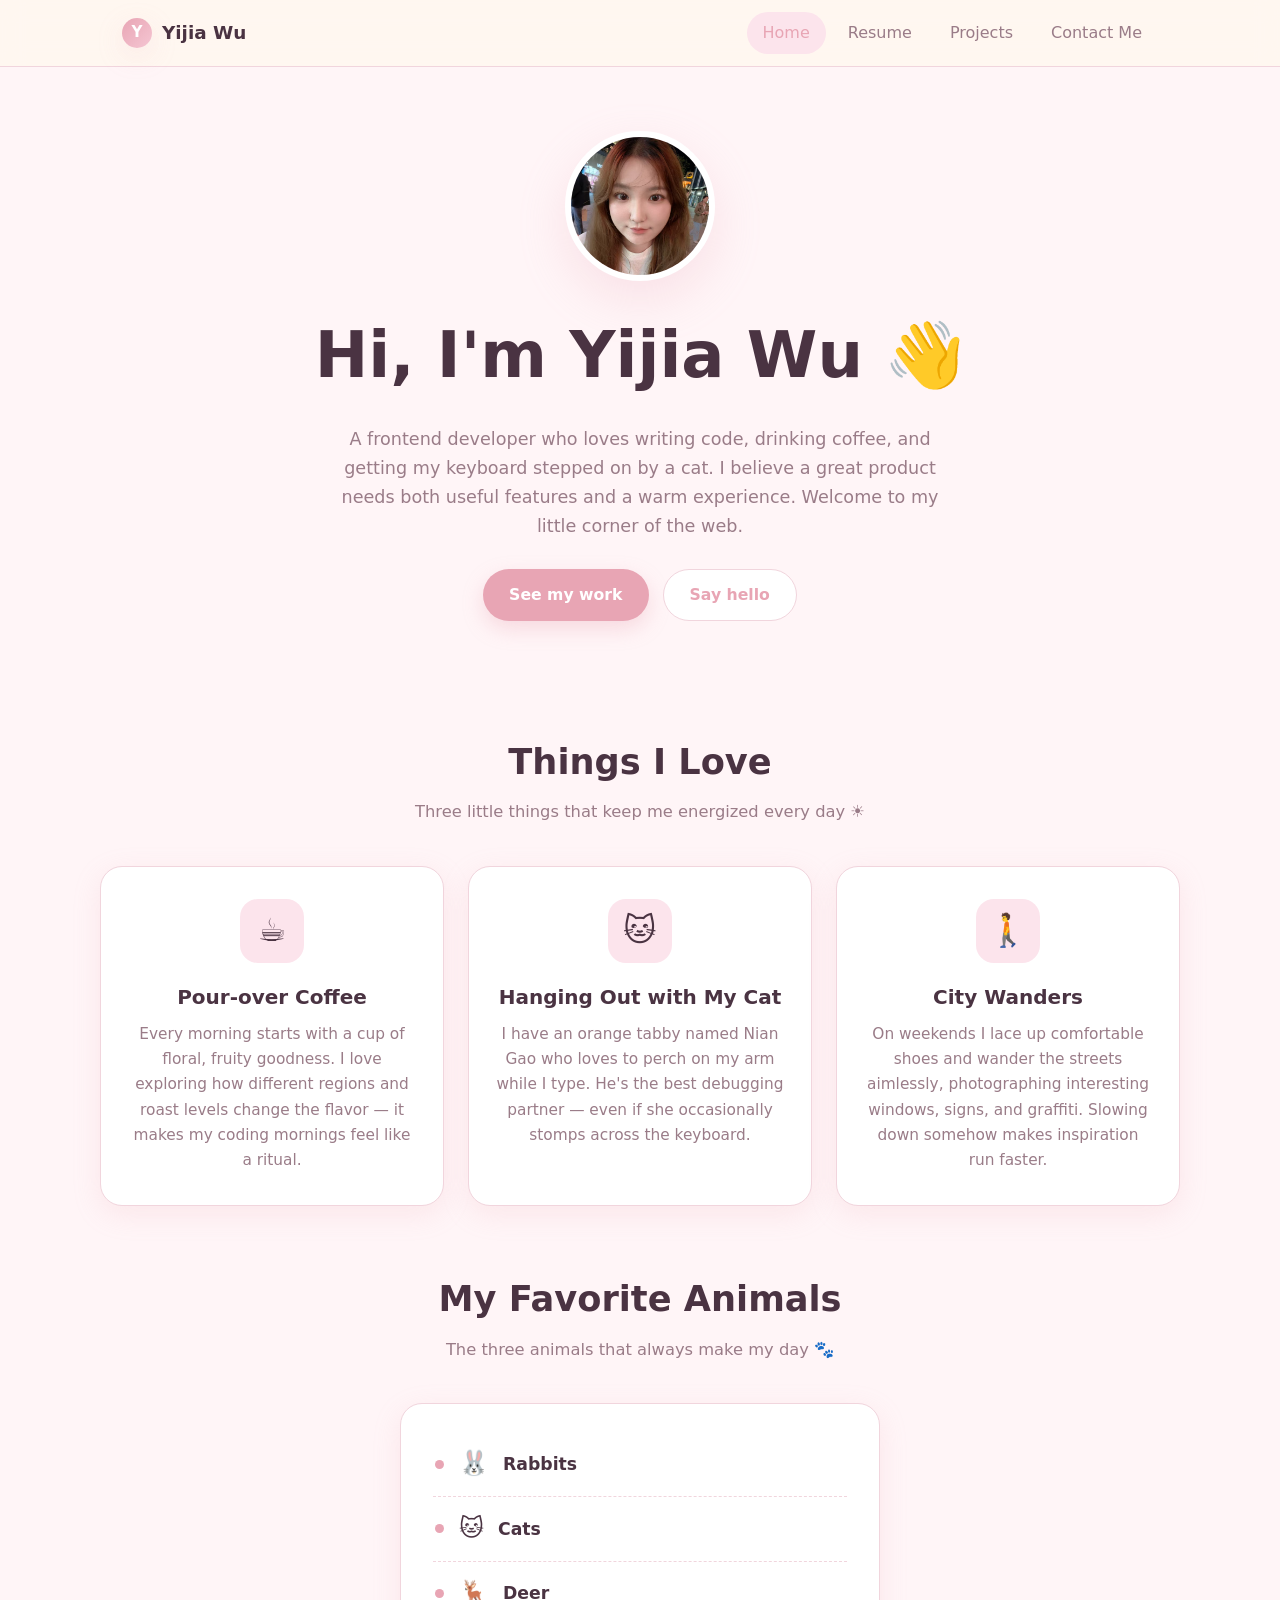
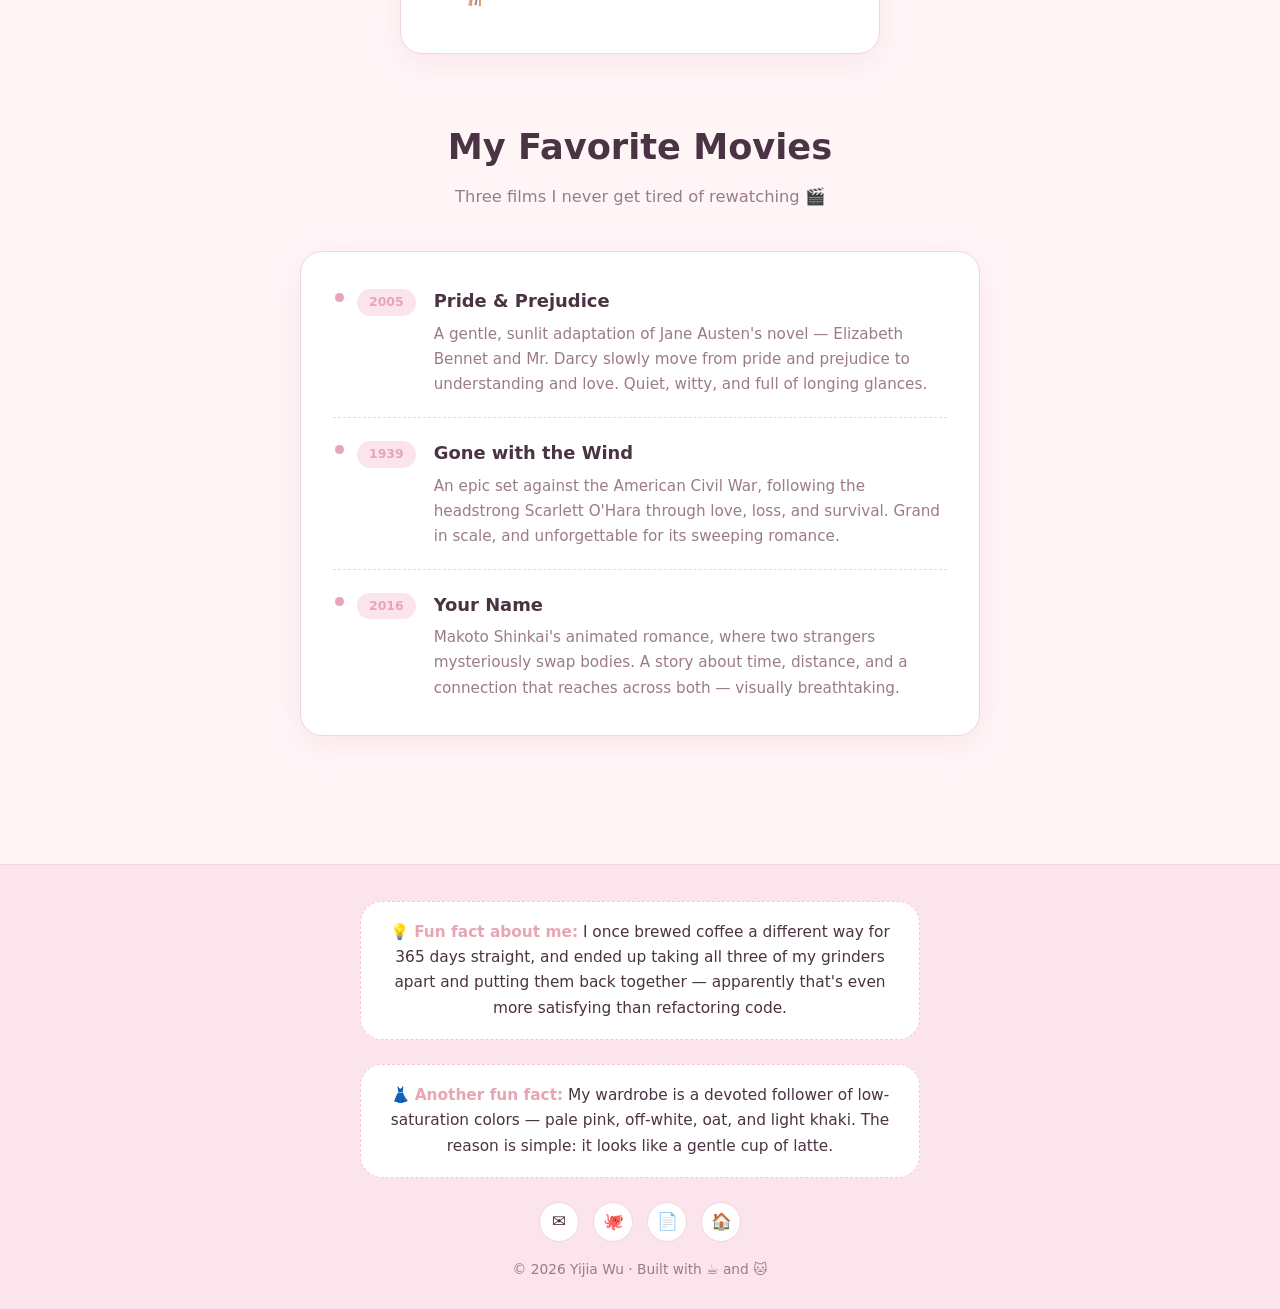
<file: index.html>
<!DOCTYPE html>
<html lang="en">
<head>
  <meta charset="UTF-8">
  <meta name="viewport" content="width=device-width, initial-scale=1.0">
  <title>Yijia Wu · Home</title>
  <meta name="description" content="Yijia Wu's personal website — a frontend developer who loves life, coffee, and cats.">
  <link rel="stylesheet" href="styles.css">
</head>
<body>
  <!-- Navbar -->
  <header class="navbar">
    <div class="container nav-inner">
      <a href="index.html" class="brand">
        <span class="brand-dot">Y</span>
        <span>Yijia Wu</span>
      </a>
      <button class="nav-toggle" id="navToggle" aria-label="Menu">
        <span></span><span></span><span></span>
      </button>
      <nav class="nav-links" id="navLinks">
        <a href="index.html" class="active">Home</a>
        <a href="resume.html">Resume</a>
        <a href="projects.html">Projects</a>
        <a href="contact.html">Contact Me</a>
      </nav>
    </div>
  </header>

  <main>
    <!-- Hero -->
    <section class="hero container">
      <img src="avatar.jpg" alt="Yijia Wu" class="avatar avatar-photo">
      <h1>Hi, I'm Yijia Wu <span class="wave">👋</span></h1>
      <p class="tagline">A frontend developer who loves writing code, drinking coffee, and getting my keyboard stepped on by a cat. I believe a great product needs both useful features and a warm experience. Welcome to my little corner of the web.</p>
      <div class="hero-actions">
        <a href="projects.html" class="btn btn-primary">See my work</a>
        <a href="contact.html" class="btn btn-ghost">Say hello</a>
      </div>
    </section>

    <!-- Favorite things -->
    <section class="section container">
      <h2 class="section-title">Things I Love</h2>
      <p class="section-subtitle">Three little things that keep me energized every day ☀️</p>
      <div class="cards">
        <article class="card">
          <div class="card-icon">☕</div>
          <h3>Pour-over Coffee</h3>
          <p>Every morning starts with a cup of floral, fruity goodness. I love exploring how different regions and roast levels change the flavor — it makes my coding mornings feel like a ritual.</p>
        </article>
        <article class="card">
          <div class="card-icon">🐱</div>
          <h3>Hanging Out with My Cat</h3>
          <p>I have an orange tabby named Nian Gao who loves to perch on my arm while I type. He's the best debugging partner — even if she occasionally stomps across the keyboard.</p>
        </article>
        <article class="card">
          <div class="card-icon">🚶</div>
          <h3>City Wanders</h3>
          <p>On weekends I lace up comfortable shoes and wander the streets aimlessly, photographing interesting windows, signs, and graffiti. Slowing down somehow makes inspiration run faster.</p>
        </article>
      </div>
    </section>

    <!-- Favorite animals -->
    <section class="section container" style="padding-top:0;">
      <h2 class="section-title">My Favorite Animals</h2>
      <p class="section-subtitle">The three animals that always make my day 🐾</p>
      <div class="animal-list-card">
        <ul class="animal-list">
          <li><span class="animal-emoji">🐰</span><span>Rabbits</span></li>
          <li><span class="animal-emoji">🐱</span><span>Cats</span></li>
          <li><span class="animal-emoji">🦌</span><span>Deer</span></li>
        </ul>
      </div>
    </section>

    <!-- Favorite movies -->
    <section class="section container" style="padding-top:0;">
      <h2 class="section-title">My Favorite Movies</h2>
      <p class="section-subtitle">Three films I never get tired of rewatching 🎬</p>
      <div class="movie-list-card">
        <ul class="movie-list">
          <li>
            <span class="movie-year">2005</span>
            <div>
              <h3>Pride &amp; Prejudice</h3>
              <p>A gentle, sunlit adaptation of Jane Austen's novel — Elizabeth Bennet and Mr. Darcy slowly move from pride and prejudice to understanding and love. Quiet, witty, and full of longing glances.</p>
            </div>
          </li>
          <li>
            <span class="movie-year">1939</span>
            <div>
              <h3>Gone with the Wind</h3>
              <p>An epic set against the American Civil War, following the headstrong Scarlett O'Hara through love, loss, and survival. Grand in scale, and unforgettable for its sweeping romance.</p>
            </div>
          </li>
          <li>
            <span class="movie-year">2016</span>
            <div>
              <h3>Your Name</h3>
              <p>Makoto Shinkai's animated romance, where two strangers mysteriously swap bodies. A story about time, distance, and a connection that reaches across both — visually breathtaking.</p>
            </div>
          </li>
        </ul>
      </div>
    </section>
  </main>

  <!-- Footer -->
  <footer class="footer">
    <div class="container">
      <div class="fun-fact">
        💡 <strong>Fun fact about me:</strong> I once brewed coffee a different way for 365 days straight, and ended up taking all three of my grinders apart and putting them back together — apparently that's even more satisfying than refactoring code.
      </div>
      <div class="fun-fact">
        👗 <strong>Another fun fact:</strong> My wardrobe is a devoted follower of low-saturation colors — pale pink, off-white, oat, and light khaki. The reason is simple: it looks like a gentle cup of latte.
      </div>
      <div class="footer-social">
        <a href="contact.html" title="Email">✉️</a>
        <a href="projects.html" title="GitHub">🐙</a>
        <a href="resume.html" title="Resume">📄</a>
        <a href="index.html" title="Home">🏠</a>
      </div>
      <p class="footer-copy">© 2026 Yijia Wu · Built with ☕ and 🐱</p>
    </div>
  </footer>

  <script src="script.js"></script>
</body>
</html>
</file>
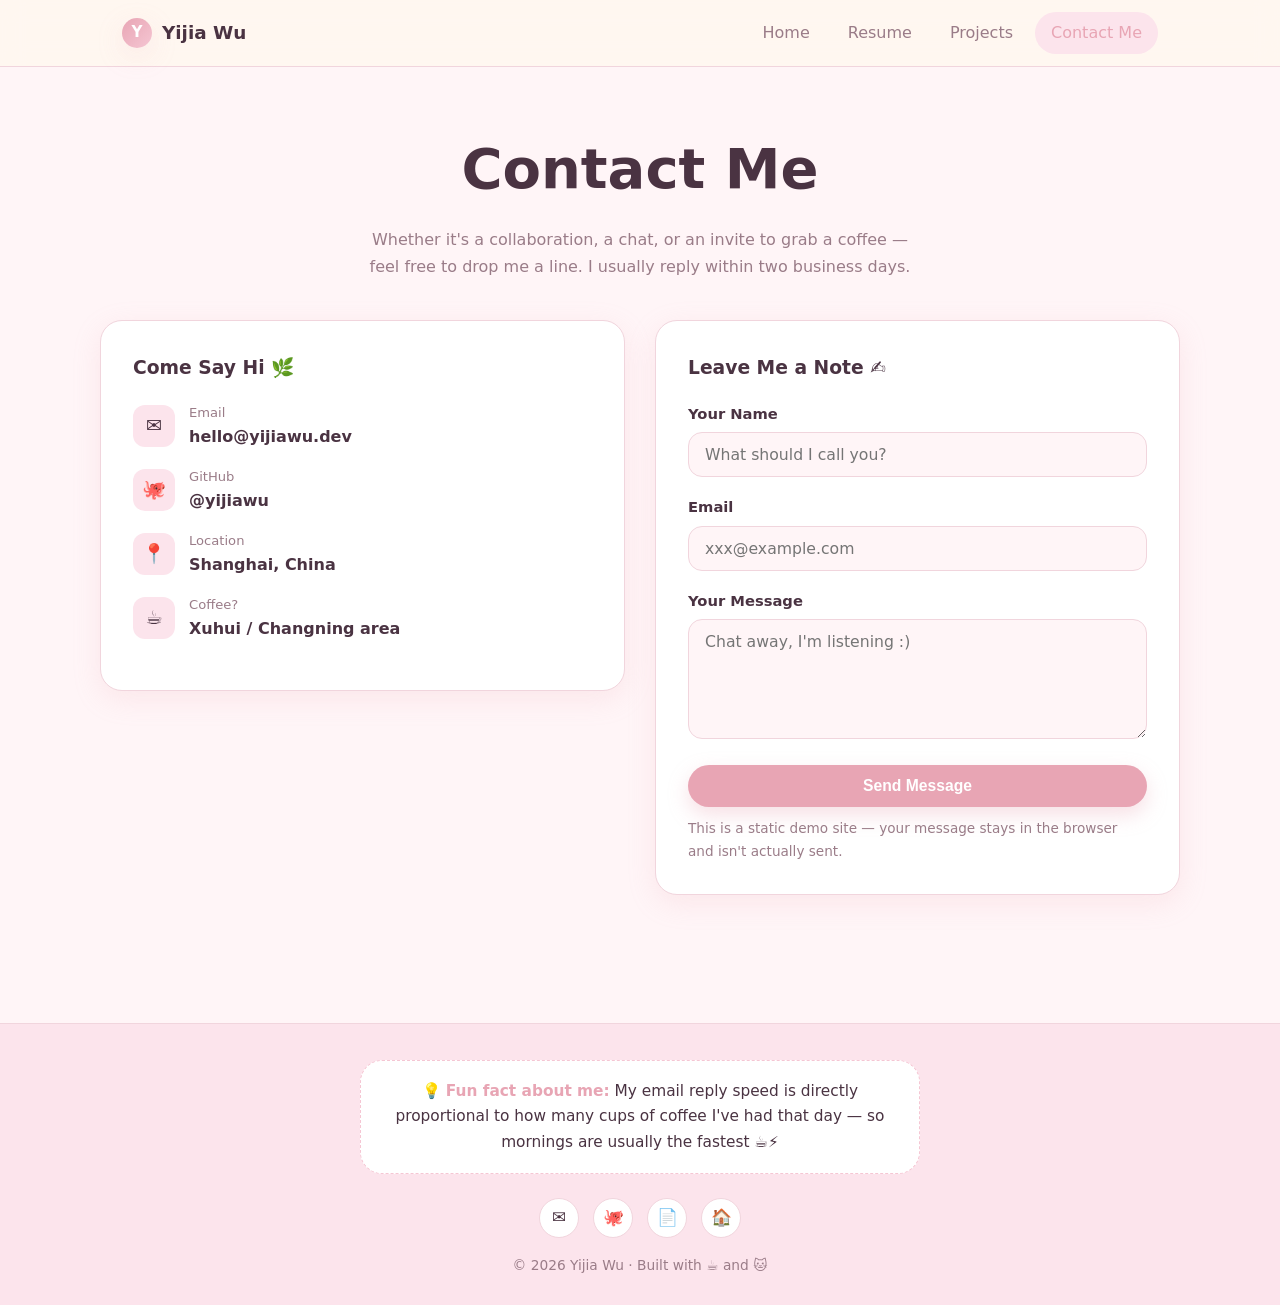
<file: contact.html>
<!DOCTYPE html>
<html lang="en">
<head>
  <meta charset="UTF-8">
  <meta name="viewport" content="width=device-width, initial-scale=1.0">
  <title>Contact Me · Yijia Wu</title>
  <link rel="stylesheet" href="styles.css">
</head>
<body>
  <header class="navbar">
    <div class="container nav-inner">
      <a href="index.html" class="brand">
        <span class="brand-dot">Y</span>
        <span>Yijia Wu</span>
      </a>
      <button class="nav-toggle" id="navToggle" aria-label="Menu">
        <span></span><span></span><span></span>
      </button>
      <nav class="nav-links" id="navLinks">
        <a href="index.html">Home</a>
        <a href="resume.html">Resume</a>
        <a href="projects.html">Projects</a>
        <a href="contact.html" class="active">Contact Me</a>
      </nav>
    </div>
  </header>

  <main>
    <section class="page-header container">
      <h1>Contact Me</h1>
      <p>Whether it's a collaboration, a chat, or an invite to grab a coffee — feel free to drop me a line. I usually reply within two business days.</p>
    </section>

    <section class="section container" style="padding-top:8px;">
      <div class="contact-wrap">

        <!-- Contact info -->
        <div class="contact-info">
          <h3>Come Say Hi 🌿</h3>
          <ul class="contact-list">
            <li>
              <span class="ic">✉️</span>
              <div>
                <div class="lbl">Email</div>
                <div class="val">hello@yijiawu.dev</div>
              </div>
            </li>
            <li>
              <span class="ic">🐙</span>
              <div>
                <div class="lbl">GitHub</div>
                <div class="val">@yijiawu</div>
              </div>
            </li>
            <li>
              <span class="ic">📍</span>
              <div>
                <div class="lbl">Location</div>
                <div class="val">Shanghai, China</div>
              </div>
            </li>
            <li>
              <span class="ic">☕</span>
              <div>
                <div class="lbl">Coffee?</div>
                <div class="val">Xuhui / Changning area</div>
              </div>
            </li>
          </ul>
        </div>

        <!-- Form -->
        <div class="form-card">
          <h3 style="margin-bottom:18px;">Leave Me a Note ✍️</h3>
          <div class="form-success" id="formSuccess">
            ✅ Thanks for your message! I'll get back to you soon.
          </div>
          <form id="contactForm" novalidate>
            <div class="form-group">
              <label for="name">Your Name</label>
              <input type="text" id="name" name="name" placeholder="What should I call you?" required>
            </div>
            <div class="form-group">
              <label for="email">Email</label>
              <input type="email" id="email" name="email" placeholder="xxx@example.com" required>
            </div>
            <div class="form-group">
              <label for="message">Your Message</label>
              <textarea id="message" name="message" placeholder="Chat away, I'm listening :)" required></textarea>
            </div>
            <button type="submit" class="btn btn-primary" style="width:100%;justify-content:center;">Send Message</button>
            <p class="form-note">This is a static demo site — your message stays in the browser and isn't actually sent.</p>
          </form>
        </div>

      </div>
    </section>
  </main>

  <footer class="footer">
    <div class="container">
      <div class="fun-fact">
        💡 <strong>Fun fact about me:</strong> My email reply speed is directly proportional to how many cups of coffee I've had that day — so mornings are usually the fastest ☕⚡
      </div>
      <div class="footer-social">
        <a href="contact.html" title="Email">✉️</a>
        <a href="projects.html" title="GitHub">🐙</a>
        <a href="resume.html" title="Resume">📄</a>
        <a href="index.html" title="Home">🏠</a>
      </div>
      <p class="footer-copy">© 2026 Yijia Wu · Built with ☕ and 🐱</p>
    </div>
  </footer>

  <script src="script.js"></script>
</body>
</html>
</file>
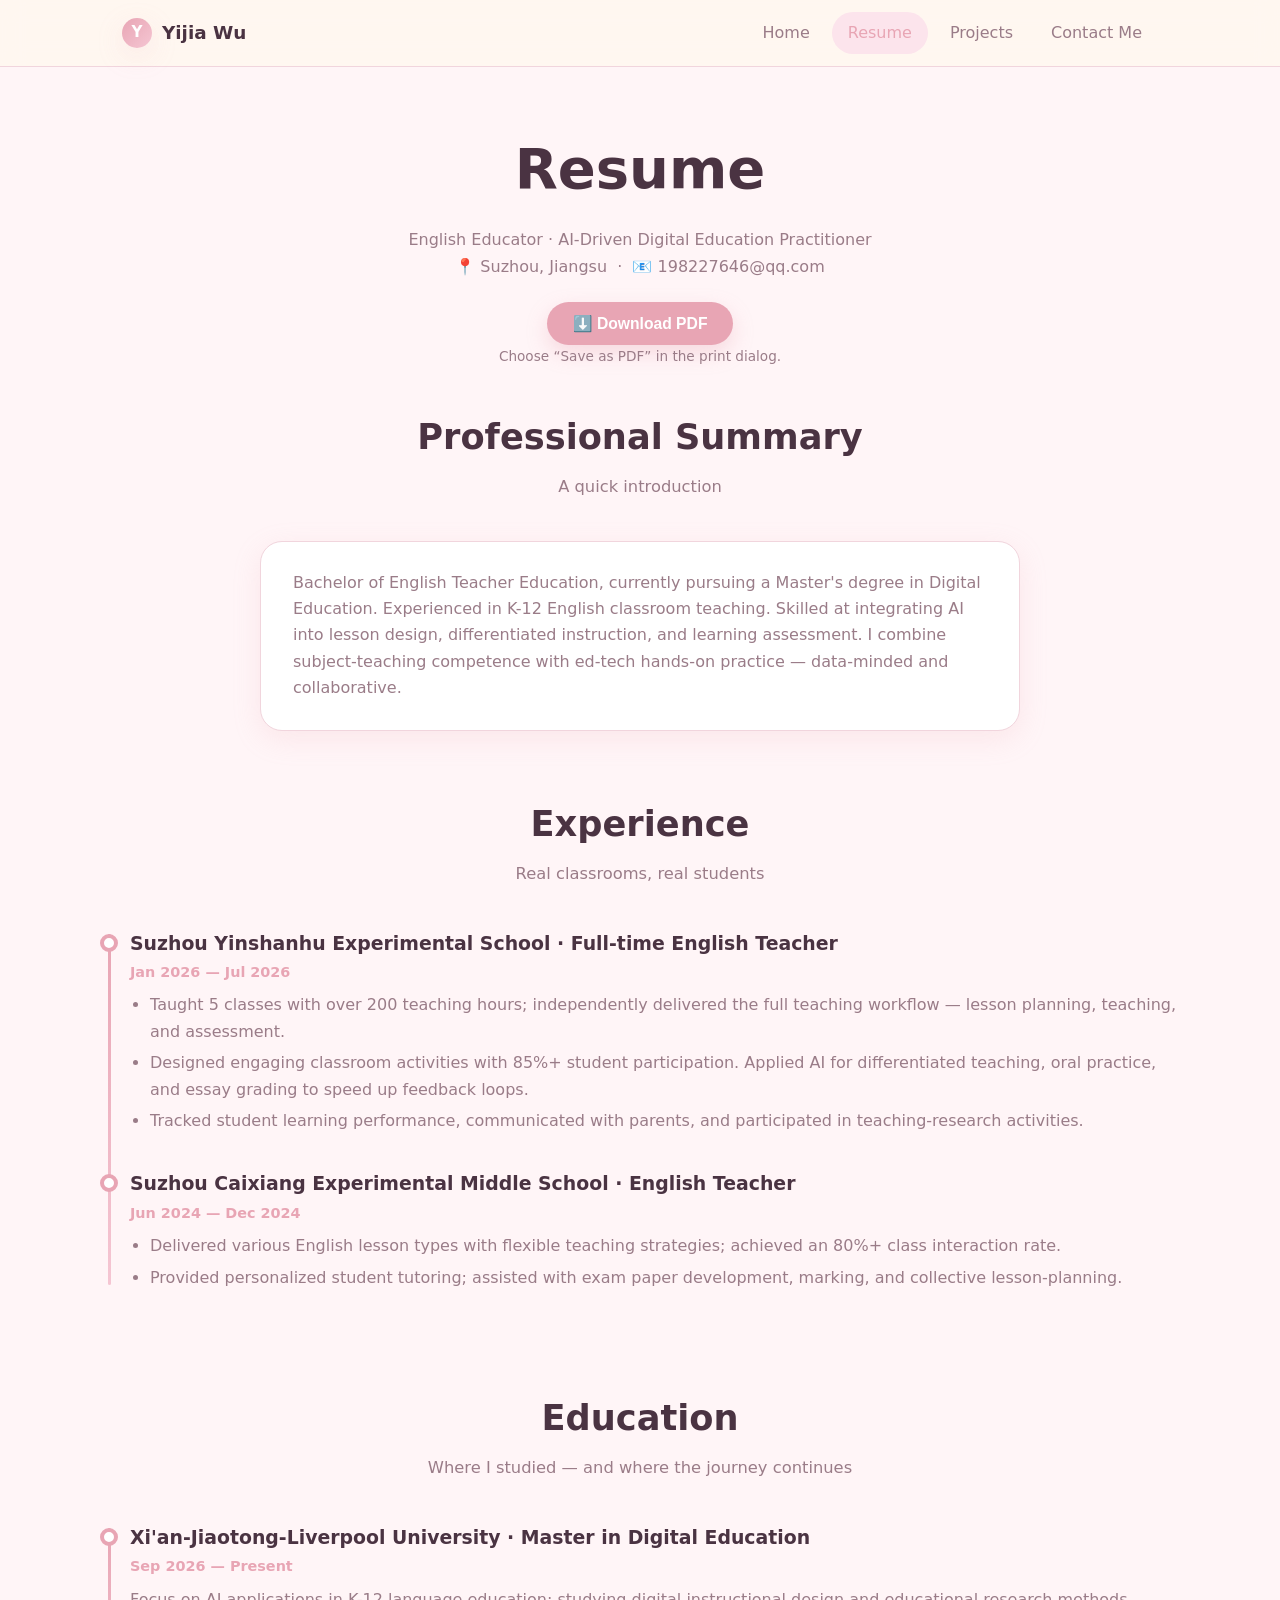
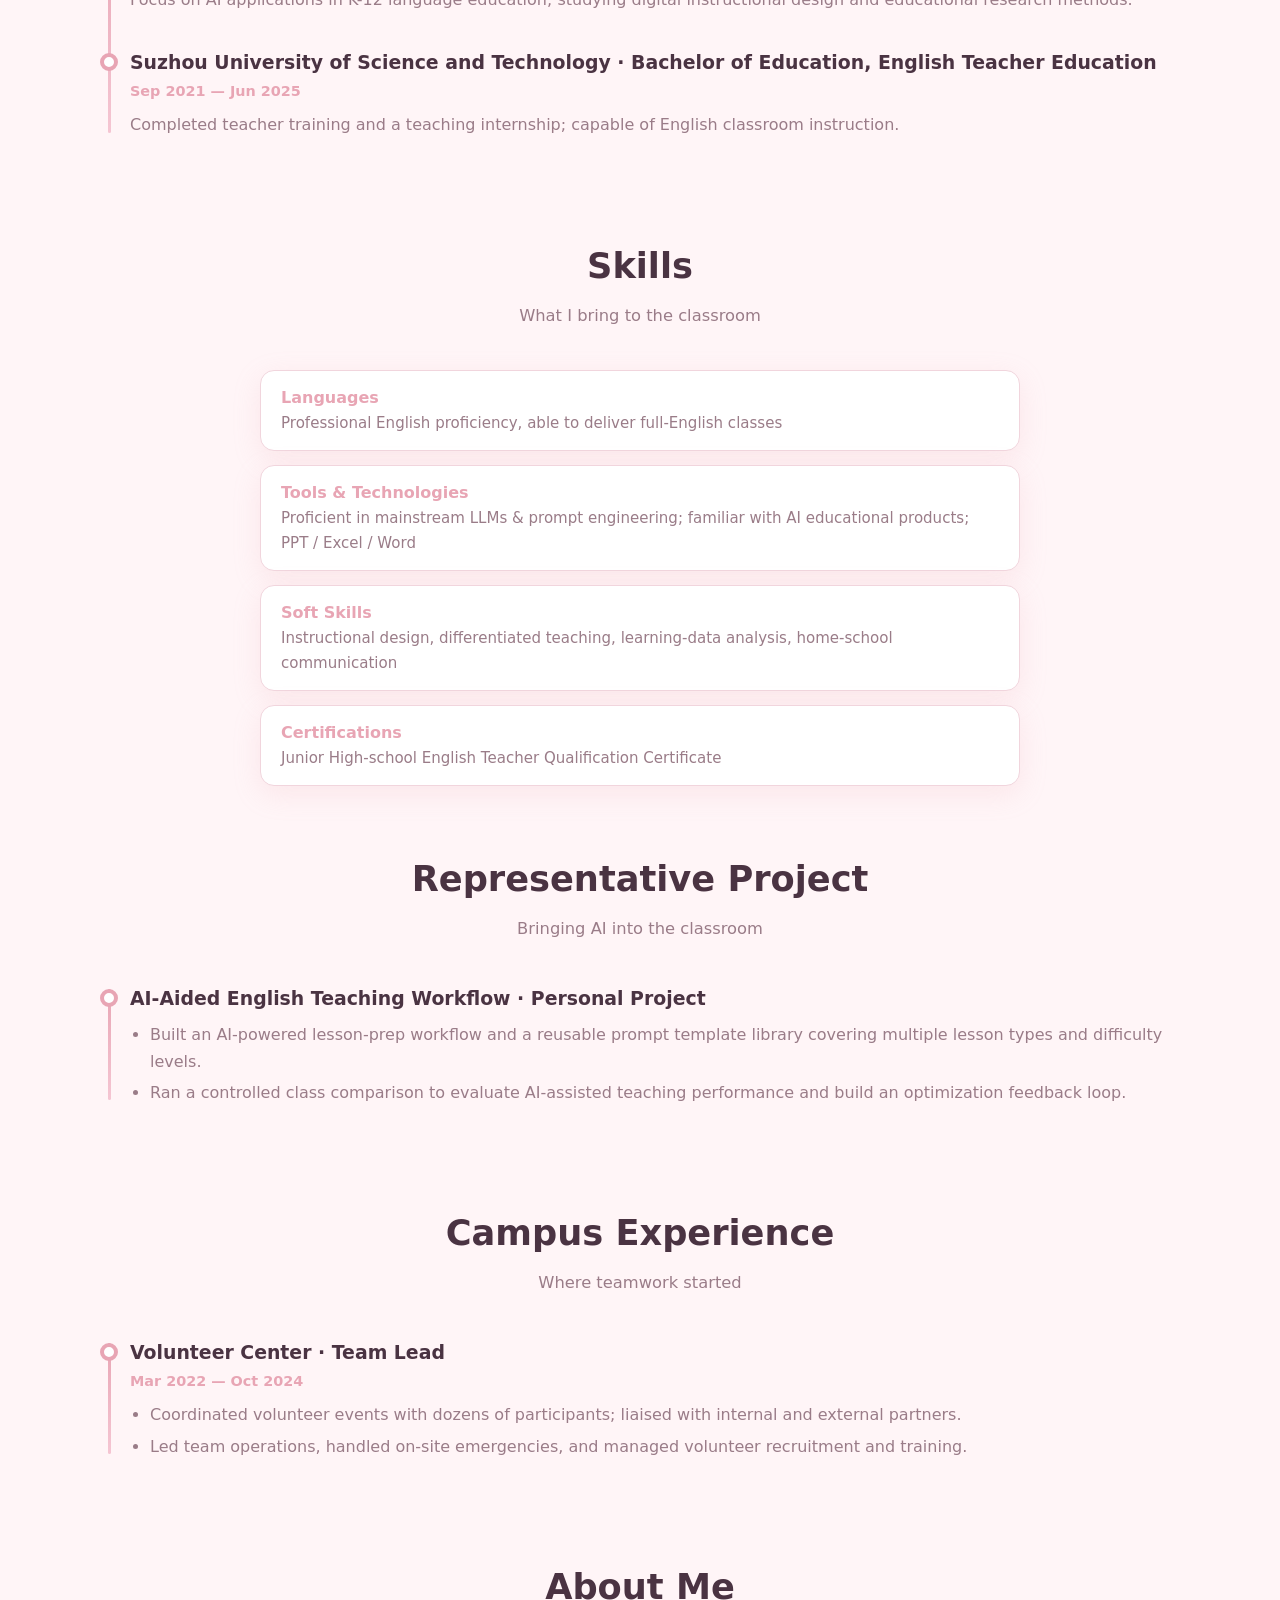
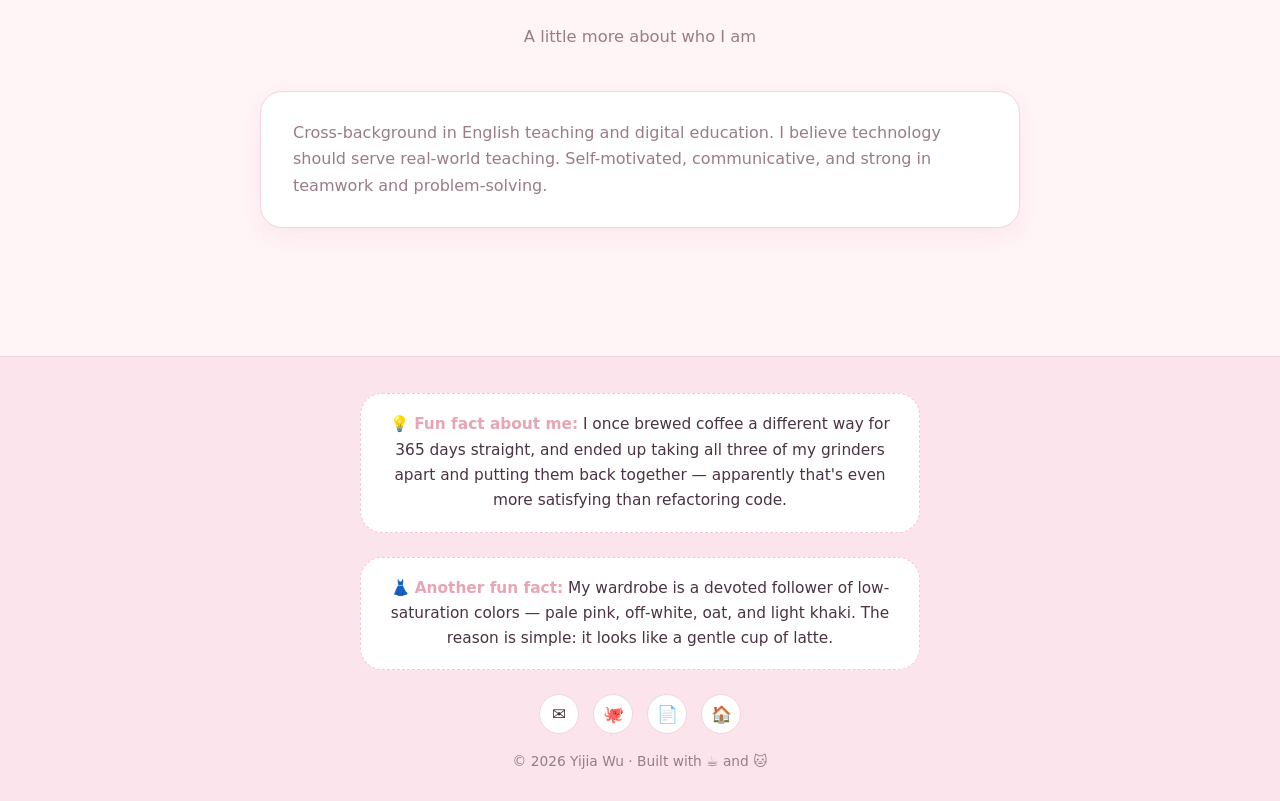
<file: resume.html>
<!DOCTYPE html>
<html lang="en">
<head>
  <meta charset="UTF-8">
  <meta name="viewport" content="width=device-width, initial-scale=1.0">
  <title>Resume · Yijia Wu</title>
  <link rel="stylesheet" href="styles.css">
</head>
<body class="resume-page">
  <header class="navbar">
    <div class="container nav-inner">
      <a href="index.html" class="brand">
        <span class="brand-dot">Y</span>
        <span>Yijia Wu</span>
      </a>
      <button class="nav-toggle" id="navToggle" aria-label="Menu">
        <span></span><span></span><span></span>
      </button>
      <nav class="nav-links" id="navLinks">
        <a href="index.html">Home</a>
        <a href="resume.html" class="active">Resume</a>
        <a href="projects.html">Projects</a>
        <a href="contact.html">Contact Me</a>
      </nav>
    </div>
  </header>

  <main>
    <section class="page-header container">
      <h1>Resume</h1>
      <p>English Educator · AI-Driven Digital Education Practitioner</p>
      <p>📍 Suzhou, Jiangsu &nbsp;·&nbsp; 📧 198227646@qq.com</p>
      <div class="resume-actions">
        <button type="button" id="resumeDownload" class="btn btn-primary">⬇️ Download PDF</button>
      </div>
      <p class="resume-download-note">Choose “Save as PDF” in the print dialog.</p>
    </section>

    <!-- Professional Summary -->
    <section class="section container" style="padding-top:8px;">
      <h2 class="section-title">Professional Summary</h2>
      <p class="section-subtitle">A quick introduction</p>
      <div class="info-box">
        <p>Bachelor of English Teacher Education, currently pursuing a Master's degree in Digital Education. Experienced in K-12 English classroom teaching. Skilled at integrating AI into lesson design, differentiated instruction, and learning assessment. I combine subject-teaching competence with ed-tech hands-on practice — data-minded and collaborative.</p>
      </div>
    </section>

    <!-- Experience -->
    <section class="section container" style="padding-top:0;">
      <h2 class="section-title">Experience</h2>
      <p class="section-subtitle">Real classrooms, real students</p>
      <div class="timeline">
        <div class="timeline-item">
          <h3>Suzhou Yinshanhu Experimental School · Full-time English Teacher</h3>
          <p class="meta">Jan 2026 — Jul 2026</p>
          <ul class="be-list">
            <li>Taught 5 classes with over 200 teaching hours; independently delivered the full teaching workflow — lesson planning, teaching, and assessment.</li>
            <li>Designed engaging classroom activities with 85%+ student participation. Applied AI for differentiated teaching, oral practice, and essay grading to speed up feedback loops.</li>
            <li>Tracked student learning performance, communicated with parents, and participated in teaching-research activities.</li>
          </ul>
        </div>
        <div class="timeline-item">
          <h3>Suzhou Caixiang Experimental Middle School · English Teacher</h3>
          <p class="meta">Jun 2024 — Dec 2024</p>
          <ul class="be-list">
            <li>Delivered various English lesson types with flexible teaching strategies; achieved an 80%+ class interaction rate.</li>
            <li>Provided personalized student tutoring; assisted with exam paper development, marking, and collective lesson-planning.</li>
          </ul>
        </div>
      </div>
    </section>

    <!-- Education -->
    <section class="section container" style="padding-top:0;">
      <h2 class="section-title">Education</h2>
      <p class="section-subtitle">Where I studied — and where the journey continues</p>
      <div class="timeline">
        <div class="timeline-item">
          <h3>Xi'an-Jiaotong-Liverpool University · Master in Digital Education</h3>
          <p class="meta">Sep 2026 — Present</p>
          <p>Focus on AI applications in K-12 language education; studying digital instructional design and educational research methods.</p>
        </div>
        <div class="timeline-item">
          <h3>Suzhou University of Science and Technology · Bachelor of Education, English Teacher Education</h3>
          <p class="meta">Sep 2021 — Jun 2025</p>
          <p>Completed teacher training and a teaching internship; capable of English classroom instruction.</p>
        </div>
      </div>
    </section>

    <!-- Skills -->
    <section class="section container" style="padding-top:0;">
      <h2 class="section-title">Skills</h2>
      <p class="section-subtitle">What I bring to the classroom</p>
      <div class="skill-groups">
        <div class="group">
          <strong>Languages</strong>
          <p>Professional English proficiency, able to deliver full-English classes</p>
        </div>
        <div class="group">
          <strong>Tools &amp; Technologies</strong>
          <p>Proficient in mainstream LLMs &amp; prompt engineering; familiar with AI educational products; PPT / Excel / Word</p>
        </div>
        <div class="group">
          <strong>Soft Skills</strong>
          <p>Instructional design, differentiated teaching, learning-data analysis, home-school communication</p>
        </div>
        <div class="group">
          <strong>Certifications</strong>
          <p>Junior High-school English Teacher Qualification Certificate</p>
        </div>
      </div>
    </section>

    <!-- Representative Project -->
    <section class="section container" style="padding-top:0;">
      <h2 class="section-title">Representative Project</h2>
      <p class="section-subtitle">Bringing AI into the classroom</p>
      <div class="timeline">
        <div class="timeline-item">
          <h3>AI-Aided English Teaching Workflow · Personal Project</h3>
          <ul class="be-list">
            <li>Built an AI-powered lesson-prep workflow and a reusable prompt template library covering multiple lesson types and difficulty levels.</li>
            <li>Ran a controlled class comparison to evaluate AI-assisted teaching performance and build an optimization feedback loop.</li>
          </ul>
        </div>
      </div>
    </section>

    <!-- Campus Experience -->
    <section class="section container" style="padding-top:0;">
      <h2 class="section-title">Campus Experience</h2>
      <p class="section-subtitle">Where teamwork started</p>
      <div class="timeline">
        <div class="timeline-item">
          <h3>Volunteer Center · Team Lead</h3>
          <p class="meta">Mar 2022 — Oct 2024</p>
          <ul class="be-list">
            <li>Coordinated volunteer events with dozens of participants; liaised with internal and external partners.</li>
            <li>Led team operations, handled on-site emergencies, and managed volunteer recruitment and training.</li>
          </ul>
        </div>
      </div>
    </section>

    <!-- About Me -->
    <section class="section container" style="padding-top:0;">
      <h2 class="section-title">About Me</h2>
      <p class="section-subtitle">A little more about who I am</p>
      <div class="info-box">
        <p>Cross-background in English teaching and digital education. I believe technology should serve real-world teaching. Self-motivated, communicative, and strong in teamwork and problem-solving.</p>
      </div>
    </section>
  </main>

  <footer class="footer">
    <div class="container">
      <div class="fun-fact">
        💡 <strong>Fun fact about me:</strong> I once brewed coffee a different way for 365 days straight, and ended up taking all three of my grinders apart and putting them back together — apparently that's even more satisfying than refactoring code.
      </div>
      <div class="fun-fact">
        👗 <strong>Another fun fact:</strong> My wardrobe is a devoted follower of low-saturation colors — pale pink, off-white, oat, and light khaki. The reason is simple: it looks like a gentle cup of latte.
      </div>
      <div class="footer-social">
        <a href="contact.html" title="Email">✉️</a>
        <a href="projects.html" title="GitHub">🐙</a>
        <a href="resume.html" title="Resume">📄</a>
        <a href="index.html" title="Home">🏠</a>
      </div>
      <p class="footer-copy">© 2026 Yijia Wu · Built with ☕ and 🐱</p>
    </div>
  </footer>

  <script src="script.js"></script>
</body>
</html>
</file>
<file: styles.css>
/* ===== Design Tokens ===== */
:root {
  --bg: #fff5f7;
  --bg-alt: #fce4ec;
  --primary: #e8a5b4;
  --primary-dark: #d48396;
  --accent: #f5c6d3;
  --secondary: #5fa8a0;
  --text: #4a3342;
  --text-muted: #9a7c88;
  --card: #ffffff;
  --border: #f1d5dd;
  --shadow: 0 8px 28px rgba(232, 165, 180, 0.18);
  --shadow-lg: 0 18px 48px rgba(232, 165, 180, 0.24);
  --radius: 22px;
  --radius-sm: 14px;
  --radius-pill: 999px;
  --maxw: 1080px;
  --font: "Segoe UI", "PingFang SC", "Microsoft YaHei", system-ui, -apple-system, sans-serif;
}

/* ===== Reset ===== */
*, *::before, *::after { box-sizing: border-box; margin: 0; padding: 0; }

html { scroll-behavior: smooth; }

body {
  font-family: var(--font);
  background: var(--bg);
  color: var(--text);
  line-height: 1.65;
  min-height: 100vh;
  display: flex;
  flex-direction: column;
  -webkit-font-smoothing: antialiased;
}

a { color: inherit; text-decoration: none; }
img { max-width: 100%; display: block; }
ul { list-style: none; }

/* ===== Layout helpers ===== */
.container {
  width: 100%;
  max-width: var(--maxw);
  margin: 0 auto;
  padding: 0 22px;
}

main { flex: 1 0 auto; }

.section { padding: 64px 0; }
.section-title {
  font-size: clamp(1.6rem, 4vw, 2.2rem);
  text-align: center;
  margin-bottom: 8px;
  color: var(--text);
}
.section-subtitle {
  text-align: center;
  color: var(--text-muted);
  margin-bottom: 40px;
  font-size: 1.02rem;
}

/* ===== Navbar ===== */
.navbar {
  position: sticky;
  top: 0;
  z-index: 50;
  background: rgba(255, 248, 240, 0.88);
  backdrop-filter: blur(12px);
  -webkit-backdrop-filter: blur(12px);
  border-bottom: 1px solid var(--border);
}
.nav-inner {
  display: flex;
  align-items: center;
  justify-content: space-between;
  height: 66px;
}
.brand {
  display: flex;
  align-items: center;
  gap: 10px;
  font-weight: 700;
  font-size: 1.15rem;
}
.brand-dot {
  width: 30px; height: 30px;
  border-radius: 50%;
  background: linear-gradient(135deg, var(--primary), var(--accent));
  display: grid;
  place-items: center;
  color: #fff;
  font-size: 0.95rem;
  box-shadow: var(--shadow);
}
.nav-links {
  display: flex;
  gap: 6px;
  align-items: center;
}
.nav-links a {
  padding: 8px 16px;
  border-radius: var(--radius-pill);
  font-weight: 500;
  color: var(--text-muted);
  transition: all .25s ease;
}
.nav-links a:hover { color: var(--primary); background: var(--bg-alt); }
.nav-links a.active { color: var(--primary); background: var(--bg-alt); }

.nav-toggle {
  display: none;
  flex-direction: column;
  gap: 5px;
  background: none;
  border: none;
  cursor: pointer;
  padding: 8px;
}
.nav-toggle span {
  width: 24px; height: 2.5px;
  background: var(--text);
  border-radius: 2px;
  transition: all .3s ease;
}
.nav-toggle.open span:nth-child(1) { transform: translateY(7.5px) rotate(45deg); }
.nav-toggle.open span:nth-child(2) { opacity: 0; }
.nav-toggle.open span:nth-child(3) { transform: translateY(-7.5px) rotate(-45deg); }

/* ===== Buttons ===== */
.btn {
  display: inline-flex;
  align-items: center;
  gap: 8px;
  padding: 12px 26px;
  border-radius: var(--radius-pill);
  font-weight: 600;
  font-size: 0.98rem;
  cursor: pointer;
  border: none;
  transition: transform .2s ease, box-shadow .2s ease, background .2s ease;
}
.btn-primary {
  background: var(--primary);
  color: #fff;
  box-shadow: 0 8px 20px rgba(232, 165, 180, 0.35);
}
.btn-primary:hover { background: var(--primary-dark); transform: translateY(-2px); }
.btn-ghost {
  background: var(--card);
  color: var(--primary);
  border: 1.5px solid var(--border);
}
.btn-ghost:hover { border-color: var(--primary); transform: translateY(-2px); }

/* ===== Hero (home) ===== */
.hero {
  padding: 64px 0 48px;
  text-align: center;
}
.avatar {
  width: 150px; height: 150px;
  border-radius: 50%;
  margin: 0 auto 22px;
  background: linear-gradient(135deg, var(--accent), var(--primary));
  display: grid;
  place-items: center;
  color: #fff;
  font-size: 3.4rem;
  font-weight: 700;
  box-shadow: var(--shadow-lg);
  border: 6px solid var(--card);
}
.hero h1 {
  font-size: clamp(2.5rem, 7.5vw, 4rem);
  margin-bottom: 16px;
}
.avatar-photo {
  object-fit: cover;
  background: var(--bg-alt);
}
.hero .tagline {
  color: var(--text-muted);
  font-size: 1.1rem;
  max-width: 620px;
  margin: 0 auto 28px;
}
.hero-actions {
  display: flex;
  gap: 14px;
  justify-content: center;
  flex-wrap: wrap;
}

.wave {
  display: inline-block;
  animation: wave 2.4s ease-in-out infinite;
  transform-origin: 70% 70%;
}
@keyframes wave {
  0%, 60%, 100% { transform: rotate(0deg); }
  10%, 30% { transform: rotate(14deg); }
  20% { transform: rotate(-8deg); }
  40% { transform: rotate(10deg); }
  50% { transform: rotate(-4deg); }
}

/* ===== Favorite things cards ===== */
.cards {
  display: grid;
  grid-template-columns: repeat(3, 1fr);
  gap: 24px;
}
.card {
  background: var(--card);
  border-radius: var(--radius);
  padding: 32px 26px;
  text-align: center;
  box-shadow: var(--shadow);
  border: 1px solid var(--border);
  transition: transform .28s ease, box-shadow .28s ease;
}
.card:hover { transform: translateY(-6px); box-shadow: var(--shadow-lg); }
.card-icon {
  width: 64px; height: 64px;
  margin: 0 auto 18px;
  border-radius: 18px;
  display: grid;
  place-items: center;
  font-size: 2rem;
  background: var(--bg-alt);
}
.card h3 { font-size: 1.25rem; margin-bottom: 8px; }
.card p { color: var(--text-muted); font-size: 0.96rem; }

/* ===== Favorite animals list ===== */
.animal-list-card {
  background: var(--card);
  border-radius: var(--radius);
  padding: 28px 32px;
  max-width: 480px;
  margin: 0 auto;
  box-shadow: var(--shadow);
  border: 1px solid var(--border);
}
.animal-list { list-style: none; }
.animal-list li {
  display: flex;
  align-items: center;
  gap: 14px;
  padding: 12px 6px;
  font-size: 1.08rem;
  font-weight: 600;
  border-bottom: 1px dashed var(--border);
  position: relative;
  padding-left: 26px;
}
.animal-list li:last-child { border-bottom: none; }
.animal-list li::before {
  content: "";
  position: absolute;
  left: 2px;
  width: 9px; height: 9px;
  border-radius: 50%;
  background: var(--primary);
}
.animal-emoji { font-size: 1.5rem; }

/* ===== Favorite movies list ===== */
.movie-list-card {
  background: var(--card);
  border-radius: var(--radius);
  padding: 14px 32px;
  max-width: 680px;
  margin: 0 auto;
  box-shadow: var(--shadow);
  border: 1px solid var(--border);
}
.movie-list { list-style: none; }
.movie-list li {
  display: flex;
  gap: 18px;
  align-items: flex-start;
  padding: 20px 0 20px 24px;
  border-bottom: 1px dashed var(--border);
  position: relative;
}
.movie-list li:last-child { border-bottom: none; }
.movie-list li::before {
  content: "";
  position: absolute;
  left: 2px;
  top: 27px;
  width: 9px; height: 9px;
  border-radius: 50%;
  background: var(--primary);
}
.movie-year {
  flex: 0 0 auto;
  font-size: 0.78rem;
  font-weight: 700;
  color: var(--primary);
  background: var(--bg-alt);
  border-radius: var(--radius-pill);
  padding: 3px 12px;
  margin-top: 3px;
}
.movie-list h3 { font-size: 1.12rem; margin-bottom: 6px; }
.movie-list p { color: var(--text-muted); font-size: 0.95rem; }

/* ===== Page header (subpages) ===== */
.page-header {
  text-align: center;
  padding: 56px 0 32px;
}
.page-header h1 {
  font-size: clamp(2.4rem, 6.5vw, 3.5rem);
  margin-bottom: 12px;
}
.page-header p { color: var(--text-muted); max-width: 560px; margin: 0 auto; }

/* ===== Resume ===== */
.timeline { position: relative; padding-left: 30px; }
.timeline::before {
  content: "";
  position: absolute;
  left: 8px; top: 6px; bottom: 6px;
  width: 3px;
  background: linear-gradient(var(--primary), var(--accent));
  border-radius: 3px;
}
.timeline-item { position: relative; margin-bottom: 34px; }
.timeline-item::before {
  content: "";
  position: absolute;
  left: -30px; top: 6px;
  width: 18px; height: 18px;
  border-radius: 50%;
  background: var(--card);
  border: 4px solid var(--primary);
}
.timeline-item h3 { font-size: 1.18rem; margin-bottom: 2px; }
.timeline-item .meta { color: var(--primary); font-weight: 600; font-size: 0.9rem; margin-bottom: 8px; }
.timeline-item p { color: var(--text-muted); }

.skill-tags {
  display: flex;
  flex-wrap: wrap;
  gap: 10px;
  justify-content: center;
  margin-top: 8px;
}
.tag {
  padding: 7px 16px;
  background: var(--card);
  border: 1px solid var(--border);
  border-radius: var(--radius-pill);
  font-size: 0.9rem;
  color: var(--text);
}

/* Resume info boxes & bullet lists */
.info-box {
  background: var(--card);
  border-radius: var(--radius);
  padding: 28px 32px;
  max-width: 760px;
  margin: 0 auto;
  box-shadow: var(--shadow);
  border: 1px solid var(--border);
}
.info-box p { color: var(--text-muted); }
.info-box p + p { margin-top: 10px; }

.timeline-item .be-list {
  list-style: disc;
  padding-left: 20px;
  margin-top: 8px;
  color: var(--text-muted);
}
.timeline-item .be-list li { margin-bottom: 5px; }

.skill-groups {
  max-width: 760px;
  margin: 0 auto;
  display: grid;
  gap: 14px;
}
.skill-groups .group {
  background: var(--card);
  border: 1px solid var(--border);
  border-radius: var(--radius-sm);
  padding: 14px 20px;
  box-shadow: var(--shadow);
}
.skill-groups .group strong { color: var(--primary); }
.skill-groups .group p { color: var(--text-muted); font-size: 0.94rem; }

/* ===== Resume download ===== */
.resume-actions {
  margin-top: 22px;
  display: flex;
  justify-content: center;
}
.resume-download-note {
  margin-top: 10px;
  font-size: 0.85rem;
  color: var(--text-muted);
}

/* ===== Projects ===== */
.empty-state {
  background: var(--card);
  border: 1px solid var(--border);
  border-radius: var(--radius);
  box-shadow: var(--shadow);
  padding: 56px 32px;
  max-width: 560px;
  margin: 0 auto;
  text-align: center;
}
.empty-state-icon {
  font-size: 2.6rem;
  margin-bottom: 14px;
}
.empty-state h2 { font-size: 1.35rem; margin-bottom: 10px; }
.empty-state p {
  color: var(--text-muted);
  max-width: 400px;
  margin: 0 auto 24px;
}

.project-grid {
  display: grid;
  grid-template-columns: repeat(2, 1fr);
  gap: 26px;
}
.project-card {
  background: var(--card);
  border-radius: var(--radius);
  overflow: hidden;
  box-shadow: var(--shadow);
  border: 1px solid var(--border);
  transition: transform .28s ease, box-shadow .28s ease;
  display: flex;
  flex-direction: column;
}
.project-card:hover { transform: translateY(-6px); box-shadow: var(--shadow-lg); }
.project-thumb {
  height: 160px;
  display: grid;
  place-items: center;
  font-size: 2.6rem;
  color: #fff;
}
.project-body { padding: 22px 24px 26px; }
.project-body h3 { font-size: 1.2rem; margin-bottom: 8px; }
.project-body p { color: var(--text-muted); font-size: 0.95rem; margin-bottom: 14px; }
.project-tags { display: flex; flex-wrap: wrap; gap: 8px; }
.project-tags span {
  font-size: 0.78rem;
  padding: 4px 12px;
  background: var(--bg-alt);
  border-radius: var(--radius-pill);
  color: var(--primary);
}

/* ===== Todo App ===== */
.todo-app {
  background: var(--card);
  border: 1px solid var(--border);
  border-radius: var(--radius);
  box-shadow: var(--shadow);
  padding: 28px;
  max-width: 640px;
  margin: 0 auto;
}

.todo-search-wrap {
  position: relative;
  margin-bottom: 18px;
}
.todo-search-input {
  width: 100%;
  padding: 11px 40px 11px 16px;
  border: 1.5px solid var(--border);
  border-radius: var(--radius-sm);
  font-family: inherit;
  font-size: 0.95rem;
  background: var(--bg);
  color: var(--text);
  transition: border-color .2s ease, box-shadow .2s ease;
}
.todo-search-input:focus {
  outline: none;
  border-color: var(--primary);
  box-shadow: 0 0 0 4px rgba(232, 165, 180, 0.15);
}
.todo-search-clear {
  position: absolute;
  right: 8px;
  top: 50%;
  transform: translateY(-50%);
  width: 26px;
  height: 26px;
  border-radius: 50%;
  border: none;
  background: transparent;
  color: var(--text-muted);
  font-size: 0.85rem;
  cursor: pointer;
  display: grid;
  place-items: center;
  transition: background .15s ease, color .15s ease;
}
.todo-search-clear:hover {
  background: var(--bg-alt);
  color: var(--primary-dark);
}
.todo-search-clear[hidden] { display: none; }

.todo-input-row {
  display: flex;
  gap: 10px;
  align-items: stretch;
  margin-bottom: 22px;
  flex-wrap: wrap;
}
.todo-input-group {
  flex: 1 1 auto;
  min-width: 0;
  display: flex;
  gap: 8px;
  align-items: stretch;
  position: relative;
}
.todo-date-input,
.todo-text-input,
.todo-priority-select {
  padding: 12px 16px;
  border: 1.5px solid var(--border);
  border-radius: var(--radius-sm);
  font-family: inherit;
  font-size: 0.98rem;
  background: var(--bg);
  color: var(--text);
  transition: border-color .2s ease, box-shadow .2s ease;
}
.todo-date-input:focus,
.todo-text-input:focus,
.todo-priority-select:focus {
  outline: none;
  border-color: var(--primary);
  box-shadow: 0 0 0 4px rgba(232, 165, 180, 0.15);
}
.todo-text-input {
  flex: 1 1 auto;
  min-width: 0;
}
.todo-date-input {
  flex: 0 0 auto;
  min-width: 140px;
  color-scheme: light;
}
.todo-priority-select {
  flex: 0 0 auto;
  min-width: 90px;
  cursor: pointer;
  -webkit-appearance: none;
  appearance: none;
  padding-right: 28px;
  background-image: url("data:image/svg+xml,%3Csvg xmlns='http://www.w3.org/2000/svg' width='10' height='6' viewBox='0 0 10 6'%3E%3Cpath d='M1 1l4 4 4-4' stroke='%239a7c88' stroke-width='1.5' fill='none' stroke-linecap='round' stroke-linejoin='round'/%3E%3C/svg%3E");
  background-repeat: no-repeat;
  background-position: right 10px center;
}
.todo-input-row .btn {
  flex: 0 0 auto;
  padding: 12px 24px;
}

/* Emoji picker */
.todo-emoji-wrap {
  position: relative;
  flex: 0 0 auto;
}
.todo-emoji-btn {
  width: 46px;
  height: 46px;
  border-radius: var(--radius-sm);
  border: 1.5px solid var(--border);
  background: var(--bg);
  font-size: 1.25rem;
  cursor: pointer;
  display: grid;
  place-items: center;
  transition: border-color .2s ease, box-shadow .2s ease;
}
.todo-emoji-btn:hover {
  border-color: var(--primary);
}
.todo-emoji-panel {
  position: absolute;
  top: calc(100% + 8px);
  left: 0;
  z-index: 30;
  background: var(--card);
  border: 1px solid var(--border);
  border-radius: var(--radius-sm);
  box-shadow: var(--shadow-lg);
  padding: 10px;
  display: grid;
  grid-template-columns: repeat(6, 1fr);
  gap: 4px;
  min-width: 260px;
}
.todo-emoji-panel[hidden] { display: none; }
.todo-emoji-opt {
  width: 36px;
  height: 36px;
  border-radius: 8px;
  border: none;
  background: transparent;
  font-size: 1.25rem;
  cursor: pointer;
  display: grid;
  place-items: center;
  transition: background .15s ease;
}
.todo-emoji-opt:hover { background: var(--bg-alt); }
.todo-emoji-clear {
  font-size: 0.9rem;
  color: var(--text-muted);
  grid-column: span 6;
  margin-top: 4px;
  border-top: 1px dashed var(--border);
  border-radius: 0;
  padding-top: 8px;
}
.todo-emoji-clear:hover { background: transparent; color: var(--primary-dark); }

/* Task sections (To Do / Completed) */
.todo-sections {
  display: flex;
  flex-direction: column;
  gap: 24px;
}
.todo-section {
  padding: 18px 20px;
  border-radius: var(--radius-sm);
  background: var(--bg-alt);
  border: 1px solid var(--border);
}
.todo-section[hidden] { display: none; }
.todo-section-done {
  background: rgba(200, 180, 210, 0.12);
}
.todo-section-title {
  display: flex;
  align-items: center;
  gap: 10px;
  margin: 0 0 12px 0;
  font-size: 0.95rem;
  font-weight: 700;
  letter-spacing: 0.02em;
  color: var(--text);
}
.todo-section-dot {
  width: 10px;
  height: 10px;
  border-radius: 50%;
  display: inline-block;
}
.dot-open { background: var(--primary); }
.dot-done { background: #95c8a0; }
.todo-section-label {
  text-transform: uppercase;
  font-size: 0.78rem;
  color: var(--primary-dark);
}
.todo-section-done .todo-section-label {
  color: #558a62;
}
.todo-section-count {
  margin-left: auto;
  background: var(--card);
  color: var(--text-muted);
  font-size: 0.78rem;
  font-weight: 600;
  padding: 2px 10px;
  border-radius: var(--radius-pill);
}
.todo-section-done .todo-section-count {
  background: rgba(149, 200, 160, 0.15);
  color: #558a62;
}
.todo-section-empty {
  text-align: center;
  padding: 16px 12px;
  color: var(--text-muted);
  font-size: 0.88rem;
}
.todo-section-empty[hidden] { display: none; }
.todo-section-done .todo-section-empty p {
  opacity: 0.75;
}

.todo-list {
  display: flex;
  flex-direction: column;
  gap: 6px;
}
.todo-item {
  display: flex;
  align-items: center;
  gap: 14px;
  padding: 14px 16px;
  border-radius: var(--radius-sm);
  border: 1px solid var(--border);
  background: var(--bg);
  transition: background .2s ease, border-color .2s ease, border-left-color .2s ease;
  border-left: 4px solid var(--primary);
}
.todo-item.pri-high { border-left-color: #e8797a; }
.todo-item.pri-medium { border-left-color: #e8c07a; }
.todo-item.pri-low { border-left-color: #95c8a0; }
.todo-item:hover {
  background: var(--bg-alt);
  border-color: var(--accent);
}
.todo-item.completed {
  background: var(--bg-alt);
  border-color: var(--border);
  opacity: 0.85;
}

/* Custom checkbox */
.todo-checkbox {
  flex: 0 0 auto;
  width: 22px;
  height: 22px;
  border-radius: 50%;
  border: 2px solid var(--accent);
  cursor: pointer;
  position: relative;
  display: grid;
  place-items: center;
  background: var(--card);
  transition: background .2s ease, border-color .2s ease;
  -webkit-appearance: none;
  appearance: none;
}
.todo-checkbox:hover { border-color: var(--primary); }
.todo-checkbox:checked {
  background: var(--primary);
  border-color: var(--primary);
}
.todo-checkbox:checked::after {
  content: "✓";
  color: #fff;
  font-size: 0.75rem;
  font-weight: 700;
  line-height: 1;
}

.todo-text-wrap {
  flex: 1 1 auto;
  min-width: 0;
  display: flex;
  flex-direction: column;
  gap: 2px;
}
.todo-top-row {
  display: flex;
  align-items: center;
  gap: 8px;
}
.todo-emoji-display {
  flex: 0 0 auto;
  font-size: 1.15rem;
  line-height: 1;
}
.todo-text {
  flex: 1 1 auto;
  min-width: 0;
  font-size: 1rem;
  font-weight: 500;
  color: var(--text);
  word-break: break-word;
  cursor: text;
  padding: 2px 4px;
  border-radius: 6px;
  transition: background .15s ease, color .2s ease;
}
.todo-text:hover {
  background: rgba(255, 255, 255, 0.5);
}
.todo-item.editing .todo-text { display: none; }
.todo-priority-badge {
  flex: 0 0 auto;
  font-size: 0.7rem;
  font-weight: 700;
  padding: 3px 10px;
  border-radius: var(--radius-pill);
  letter-spacing: 0.02em;
}
.todo-priority-badge.pri-high {
  background: #fbe3e4;
  color: #c94b4c;
}
.todo-priority-badge.pri-medium {
  background: #fbedcf;
  color: #b88a2a;
}
.todo-priority-badge.pri-low {
  background: #e3f1e7;
  color: #558a62;
}
.todo-item.completed .todo-text {
  text-decoration: line-through;
  color: var(--text-muted);
}
.todo-item.completed .todo-priority-badge { opacity: 0.6; }

.todo-text-input-inline {
  flex: 1 1 auto;
  min-width: 0;
  padding: 4px 8px;
  border: 1.5px solid var(--primary);
  border-radius: 6px;
  font-family: inherit;
  font-size: 1rem;
  font-weight: 500;
  background: var(--card);
  color: var(--text);
  outline: none;
  box-shadow: 0 0 0 3px rgba(232, 165, 180, 0.15);
}
.todo-item:not(.editing) .todo-text-input-inline { display: none; }

.todo-date-badge {
  font-size: 0.76rem;
  color: var(--text-muted);
  font-weight: 500;
}

.todo-delete {
  flex: 0 0 auto;
  width: 30px;
  height: 30px;
  border-radius: 50%;
  border: none;
  background: transparent;
  color: var(--text-muted);
  font-size: 1rem;
  cursor: pointer;
  display: grid;
  place-items: center;
  transition: background .2s ease, color .2s ease, transform .2s ease;
}
.todo-delete:hover {
  background: var(--bg-alt);
  color: var(--primary-dark);
  transform: scale(1.1);
}

.todo-empty {
  text-align: center;
  padding: 32px 16px;
  color: var(--text-muted);
}
.todo-empty-icon {
  font-size: 2rem;
  margin-bottom: 8px;
}
.todo-empty[hidden] { display: none; }

.todo-footer {
  margin-top: 18px;
  padding-top: 16px;
  border-top: 1px dashed var(--border);
  display: flex;
  justify-content: space-between;
  align-items: center;
  font-size: 0.88rem;
  color: var(--text-muted);
  gap: 12px;
  flex-wrap: wrap;
}
.todo-clear-btn {
  background: none;
  border: none;
  color: var(--primary);
  font-weight: 600;
  cursor: pointer;
  font-size: 0.88rem;
  padding: 4px 8px;
  border-radius: var(--radius-sm);
  transition: background .2s ease;
}
.todo-clear-btn:hover {
  background: var(--bg-alt);
}
.todo-clear-btn[hidden] { display: none; }

/* ===== Weather App ===== */
.weather-app {
  background: var(--card);
  border: 1px solid var(--border);
  border-radius: var(--radius);
  box-shadow: var(--shadow);
  padding: 28px;
  max-width: 640px;
  margin: 0 auto;
}
.weather-head {
  text-align: center;
  margin-bottom: 20px;
}
.weather-head h2 { font-size: 1.35rem; margin-bottom: 4px; }
.weather-head p { color: var(--text-muted); font-size: 0.95rem; }

.weather-unit-toggle {
  display: inline-flex;
  gap: 2px;
  margin-top: 12px;
  padding: 3px;
  border-radius: var(--radius-pill);
  background: var(--bg-alt);
  border: 1px solid var(--border);
}
.weather-unit-btn {
  padding: 5px 16px;
  border: none;
  border-radius: var(--radius-pill);
  background: transparent;
  color: var(--text-muted);
  font-family: inherit;
  font-size: 0.86rem;
  font-weight: 600;
  cursor: pointer;
  transition: background .2s ease, color .2s ease, box-shadow .2s ease;
}
.weather-unit-btn:hover { color: var(--primary-dark); }
.weather-unit-btn.active {
  background: var(--card);
  color: var(--primary-dark);
  box-shadow: 0 2px 8px rgba(232, 165, 180, 0.25);
}

.weather-search {
  display: flex;
  gap: 10px;
  align-items: stretch;
}
.weather-input {
  flex: 1 1 auto;
  min-width: 0;
  padding: 12px 16px;
  border: 1.5px solid var(--border);
  border-radius: var(--radius-sm);
  font-family: inherit;
  font-size: 0.98rem;
  background: var(--bg);
  color: var(--text);
  transition: border-color .2s ease, box-shadow .2s ease;
}
.weather-input:focus {
  outline: none;
  border-color: var(--primary);
  box-shadow: 0 0 0 4px rgba(232, 165, 180, 0.15);
}
.weather-btn {
  flex: 0 0 auto;
  padding: 12px 24px;
}
.weather-btn:disabled {
  opacity: 0.65;
  cursor: not-allowed;
  transform: none;
}

.weather-status {
  margin-top: 18px;
  padding: 12px 14px;
  border-radius: var(--radius-sm);
  background: var(--bg-alt);
  text-align: center;
  font-size: 0.94rem;
  color: var(--text-muted);
}
.weather-status[hidden] { display: none; }
.weather-status.is-loading { animation: weatherPulse 1.2s ease-in-out infinite; }
.weather-status.is-error {
  color: #c94b4c;
  background: #fbe3e4;
}

.weather-suggestions {
  margin-top: 12px;
  display: flex;
  flex-wrap: wrap;
  align-items: center;
  justify-content: center;
  gap: 8px;
}
.weather-suggestions[hidden] { display: none; }
.weather-suggest-label {
  width: 100%;
  text-align: center;
  font-size: 0.88rem;
  color: var(--text-muted);
}
.weather-suggest-chips {
  display: flex;
  flex-wrap: wrap;
  justify-content: center;
  gap: 8px;
}
.weather-suggest-btn {
  padding: 7px 16px;
  border-radius: var(--radius-pill);
  border: 1px solid var(--border);
  background: var(--card);
  color: var(--primary-dark);
  font-family: inherit;
  font-size: 0.9rem;
  font-weight: 600;
  cursor: pointer;
  transition: background .2s ease, border-color .2s ease, transform .2s ease;
}
.weather-suggest-btn:hover {
  background: var(--bg-alt);
  border-color: var(--primary);
  transform: translateY(-2px);
}
@keyframes weatherPulse {
  0%, 100% { opacity: 0.55; }
  50% { opacity: 1; }
}

.weather-result {
  margin-top: 20px;
  padding: 22px 24px;
  border-radius: var(--radius-sm);
  background: var(--bg-alt);
  border: 1px solid var(--border);
  display: flex;
  align-items: center;
  gap: 22px;
}
.weather-result[hidden] { display: none; }
.weather-icon {
  flex: 0 0 auto;
  width: 84px;
  height: 84px;
  border-radius: 22px;
  background: var(--card);
  display: grid;
  place-items: center;
  font-size: 2.8rem;
  box-shadow: var(--shadow);
}
.weather-info { min-width: 0; }
.weather-city {
  font-size: 1.2rem;
  margin-bottom: 2px;
  word-break: break-word;
}
.weather-temp {
  font-size: 2rem;
  font-weight: 700;
  line-height: 1.2;
  color: var(--primary-dark);
}
.weather-unit {
  font-size: 1.1rem;
  font-weight: 600;
  margin-left: 2px;
}
.weather-condition {
  color: var(--text-muted);
  font-size: 1rem;
}

.weather-forecast {
  margin-top: 20px;
  padding-top: 18px;
  border-top: 1px dashed var(--border);
}
.weather-forecast[hidden] { display: none; }
.weather-forecast-title {
  font-size: 0.8rem;
  font-weight: 700;
  text-transform: uppercase;
  letter-spacing: 0.06em;
  color: var(--text-muted);
  text-align: center;
  margin-bottom: 12px;
}
.weather-forecast-grid {
  display: grid;
  grid-template-columns: repeat(3, 1fr);
  gap: 10px;
}
.weather-forecast-day {
  background: var(--bg);
  border: 1px solid var(--border);
  border-radius: var(--radius-sm);
  padding: 14px 10px;
  text-align: center;
}
.weather-forecast-weekday {
  font-size: 0.92rem;
  font-weight: 700;
}
.weather-forecast-date {
  font-size: 0.75rem;
  color: var(--text-muted);
  margin-bottom: 6px;
}
.weather-forecast-icon {
  font-size: 1.8rem;
  line-height: 1.2;
}
.weather-forecast-condition {
  font-size: 0.78rem;
  color: var(--text-muted);
  margin: 4px 0 6px;
  word-break: break-word;
}
.weather-forecast-temps {
  font-size: 0.92rem;
  font-weight: 700;
}
.weather-forecast-high { color: var(--primary-dark); }
.weather-forecast-low {
  color: var(--text-muted);
  font-weight: 500;
}

/* ===== Contact ===== */
.contact-wrap {
  display: grid;
  grid-template-columns: 1fr 1fr;
  gap: 30px;
  align-items: start;
}
.contact-info { background: var(--card); border-radius: var(--radius); padding: 32px; box-shadow: var(--shadow); border: 1px solid var(--border); }
.contact-info h3 { margin-bottom: 18px; }
.contact-list li { display: flex; align-items: center; gap: 14px; margin-bottom: 16px; }
.contact-list .ic {
  width: 42px; height: 42px;
  border-radius: 12px;
  background: var(--bg-alt);
  display: grid;
  place-items: center;
  font-size: 1.2rem;
}
.contact-list .lbl { font-size: 0.82rem; color: var(--text-muted); }
.contact-list .val { font-weight: 600; }

.form-card { background: var(--card); border-radius: var(--radius); padding: 32px; box-shadow: var(--shadow); border: 1px solid var(--border); }
.form-group { margin-bottom: 18px; }
.form-group label { display: block; font-weight: 600; margin-bottom: 6px; font-size: 0.92rem; }
.form-group input,
.form-group textarea {
  width: 100%;
  padding: 12px 16px;
  border: 1.5px solid var(--border);
  border-radius: var(--radius-sm);
  font-family: inherit;
  font-size: 0.98rem;
  background: var(--bg);
  color: var(--text);
  transition: border-color .2s ease, box-shadow .2s ease;
}
.form-group input:focus,
.form-group textarea:focus {
  outline: none;
  border-color: var(--primary);
  box-shadow: 0 0 0 4px rgba(232, 165, 180, 0.15);
}
.form-group textarea { resize: vertical; min-height: 120px; }
.form-note { font-size: 0.85rem; color: var(--text-muted); margin-top: 10px; }
.form-success {
  display: none;
  background: #e8f5f0;
  color: var(--secondary);
  padding: 14px 18px;
  border-radius: var(--radius-sm);
  margin-bottom: 18px;
  font-weight: 600;
  border: 1px solid #bfe3da;
}
.form-success.show { display: block; }

/* ===== Footer ===== */
.footer {
  background: var(--bg-alt);
  border-top: 1px solid var(--border);
  padding: 36px 0 28px;
  text-align: center;
  margin-top: 64px;
}
.fun-fact {
  background: var(--card);
  border: 1.5px dashed var(--accent);
  border-radius: var(--radius);
  padding: 18px 24px;
  max-width: 560px;
  margin: 0 auto 24px;
  color: var(--text);
  font-size: 0.96rem;
}
.fun-fact strong { color: var(--primary); }
.footer-social { display: flex; gap: 14px; justify-content: center; margin-bottom: 16px; }
.footer-social a {
  width: 40px; height: 40px;
  border-radius: 50%;
  background: var(--card);
  display: grid;
  place-items: center;
  font-size: 1.05rem;
  border: 1px solid var(--border);
  transition: transform .2s ease, background .2s ease;
}
.footer-social a:hover { transform: translateY(-3px); background: var(--primary); color: #fff; }
.footer-copy { color: var(--text-muted); font-size: 0.86rem; }

/* ===== Responsive ===== */
@media (max-width: 860px) {
  .project-grid { grid-template-columns: 1fr; }
  .contact-wrap { grid-template-columns: 1fr; }
}
@media (max-width: 720px) {
  .nav-toggle { display: flex; }
  .nav-links {
    position: absolute;
    top: 66px; left: 0; right: 0;
    flex-direction: column;
    background: var(--bg);
    border-bottom: 1px solid var(--border);
    padding: 12px 22px;
    gap: 4px;
    transform: translateY(-130%);
    transition: transform .32s ease;
    box-shadow: var(--shadow);
  }
  .nav-links.open { transform: translateY(0); }
  .nav-links a { width: 100%; }
  .cards { grid-template-columns: 1fr; }
  .section { padding: 48px 0; }
  .hero { padding: 44px 0 32px; }
  .avatar { width: 120px; height: 120px; font-size: 2.8rem; }
  .movie-list-card { padding: 10px 22px; }
  .movie-list li { gap: 12px; }

  .todo-app { padding: 20px; }
  .weather-app { padding: 20px; }
  .todo-input-row {
    flex-wrap: wrap;
    gap: 8px;
  }
  .todo-input-group {
    flex: 1 1 100%;
  }
  .todo-date-input,
  .todo-priority-select {
    flex: 1 1 auto;
  }
  .todo-input-row .btn {
    flex: 1 1 100%;
  }
}
@media (max-width: 420px) {
  .container { padding: 0 16px; }
  .hero-actions { flex-direction: column; align-items: stretch; }
  .btn { justify-content: center; }

  .todo-input-row { flex-direction: column; }
  .todo-date-input,
  .todo-text-input,
  .todo-input-row .btn {
    width: 100%;
  }

  .weather-search { flex-direction: column; }
  .weather-btn { width: 100%; }
  .weather-result {
    gap: 16px;
    padding: 18px;
  }
  .weather-icon {
    width: 68px;
    height: 68px;
    font-size: 2.2rem;
  }
  .weather-forecast-grid { gap: 6px; }
  .weather-forecast-day { padding: 12px 6px; }
  .weather-forecast-icon { font-size: 1.5rem; }
  .weather-forecast-condition { font-size: 0.72rem; }
}

/* ===== Resume PDF (print) ===== */
@media print {
  @page { margin: 14mm; }

  .resume-page { background: #fff; color: #000; }
  .resume-page .navbar,
  .resume-page .footer,
  .resume-page .resume-actions,
  .resume-page .resume-download-note { display: none; }

  .resume-page .container { max-width: none; padding: 0; }
  .resume-page .page-header {
    text-align: left;
    padding: 0 0 16px;
  }
  .resume-page .page-header h1 {
    font-size: 1.5rem;
    margin-bottom: 4px;
  }
  .resume-page .page-header p {
    max-width: none;
    margin: 0;
    font-size: 0.85rem;
  }

  .resume-page .section { padding: 16px 0 !important; }
  .resume-page .section-title {
    text-align: left;
    font-size: 1rem;
    margin-bottom: 8px;
    padding-bottom: 4px;
    border-bottom: 1px solid #e2cbd4;
    break-after: avoid;
  }
  .resume-page .section-subtitle { display: none; }

  .resume-page .info-box,
  .resume-page .skill-groups .group {
    max-width: none;
    border: 1px solid #e0d0d6;
    box-shadow: none;
    padding: 12px 16px;
  }
  .resume-page .info-box p,
  .resume-page .skill-groups .group p { font-size: 0.8rem; }
  .resume-page .skill-groups { max-width: none; gap: 8px; }

  .resume-page .timeline { padding-left: 24px; }
  .resume-page .timeline-item { margin-bottom: 16px; }
  .resume-page .timeline-item h3 { font-size: 0.92rem; }
  .resume-page .timeline-item .meta {
    font-size: 0.76rem;
    margin-bottom: 4px;
  }
  .resume-page .timeline-item p,
  .resume-page .timeline-item .be-list { font-size: 0.8rem; }
  .resume-page .timeline-item .be-list { padding-left: 16px; }
  .resume-page .timeline-item .be-list li { margin-bottom: 3px; }

  .resume-page .timeline-item,
  .resume-page .info-box,
  .resume-page .skill-groups .group {
    break-inside: avoid;
    page-break-inside: avoid;
  }

  .resume-page a { color: #000; text-decoration: none; }
}
</file>
